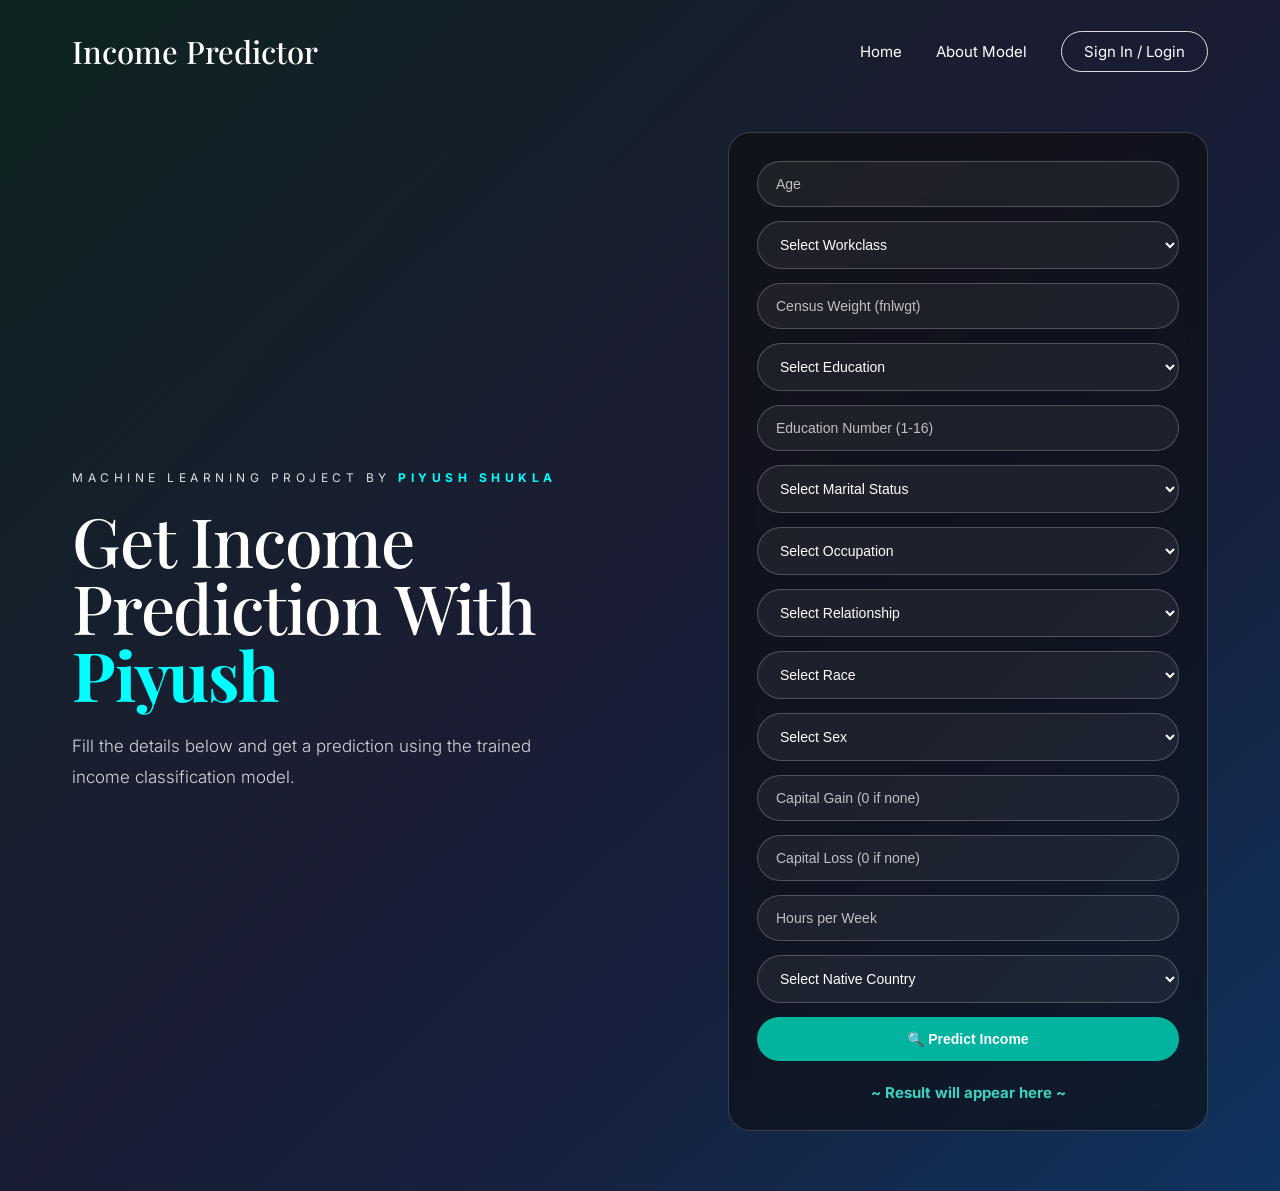
<file: templates/index.html>
<!DOCTYPE html>
<html lang="en">
<head>
  <meta charset="UTF-8" />
  <meta name="viewport" content="width=device-width, initial-scale=1.0" />
  <title>Predict With Piyush</title>
  <link rel="preconnect" href="https://fonts.googleapis.com">
  <link rel="preconnect" href="https://fonts.gstatic.com" crossorigin>
  <link href="https://fonts.googleapis.com/css2?family=Playfair+Display:wght@400;500;600;700&family=Inter:wght@300;400;500;600&display=swap" rel="stylesheet">
  <link rel="stylesheet" href="/static/style.css">
</head>
<body>
  <section class="predict-page">
    <header class="navbar">
      <div class="logo">Income Predictor</div>
      <nav class="nav-links">
        <a href="/">Home</a>
        <a href="/about">About Model</a>
        <a href="#" class="login-btn">Sign In / Login</a>
      </nav>
    </header>

    <div class="predict-wrapper">
      <div class="predict-left">
        <p class="subheading">Machine Learning Project By <b style="color: aqua;">Piyush Shukla</b></p>
        <h1>Get Income Prediction With <b style="color: aqua;">Piyush</b></h1>
        <p class="description">
          Fill the details below and get a prediction using the trained income classification model.
        </p>
      </div>

      <div class="predict-right">
        <form id="predictForm" class="predict-form">
          <input type="number" id="age" placeholder="Age" required>

          <select id="workclass" required>
            <option value="">Select Workclass</option>
            <option value="Private">Private</option>
            <option value="Self-emp-not-inc">Self-emp-not-inc</option>
            <option value="Self-emp-inc">Self-emp-inc</option>
            <option value="Federal-gov">Federal-gov</option>
            <option value="State-gov">State-gov</option>
            <option value="Local-gov">Local-gov</option>
            <option value="Without-pay">Without-pay</option>
            <option value="Never-worked">Never-worked</option>
            <option value="?">Unknown (?)</option>
          </select>

          <input type="number" id="fnlwgt" placeholder="Census Weight (fnlwgt)" required>

          <select id="education" required>
            <option value="">Select Education</option>
            <option value="Bachelors">Bachelors</option>
            <option value="Some-college">Some-college</option>
            <option value="11th">11th</option>
            <option value="HS-grad">HS-grad</option>
            <option value="Prof-school">Prof-school</option>
            <option value="Assoc-acdm">Assoc-acdm</option>
            <option value="Assoc-voc">Assoc-voc</option>
            <option value="9th">9th</option>
            <option value="7th-8th">7th-8th</option>
            <option value="12th">12th</option>
            <option value="Masters">Masters</option>
            <option value="1st-4th">1st-4th</option>
            <option value="10th">10th</option>
            <option value="Doctorate">Doctorate</option>
            <option value="5th-6th">5th-6th</option>
            <option value="Preschool">Preschool</option>
          </select>

          <input type="number" id="education_num" placeholder="Education Number (1-16)" min="1" max="16" required>

          <select id="marital_status" required>
            <option value="">Select Marital Status</option>
            <option value="Married-civ-spouse">Married-civ-spouse</option>
            <option value="Divorced">Divorced</option>
            <option value="Never-married">Never-married</option>
            <option value="Separated">Separated</option>
            <option value="Widowed">Widowed</option>
            <option value="Married-spouse-absent">Married-spouse-absent</option>
            <option value="Married-AF-spouse">Married-AF-spouse</option>
          </select>

          <select id="occupation" required>
            <option value="">Select Occupation</option>
            <option value="Tech-support">Tech-support</option>
            <option value="Craft-repair">Craft-repair</option>
            <option value="Other-service">Other-service</option>
            <option value="Sales">Sales</option>
            <option value="Exec-managerial">Exec-managerial</option>
            <option value="Prof-specialty">Prof-specialty</option>
            <option value="Handlers-cleaners">Handlers-cleaners</option>
            <option value="Machine-op-inspct">Machine-op-inspct</option>
            <option value="Adm-clerical">Adm-clerical</option>
            <option value="Farming-fishing">Farming-fishing</option>
            <option value="Transport-moving">Transport-moving</option>
            <option value="Priv-house-serv">Priv-house-serv</option>
            <option value="Protective-serv">Protective-serv</option>
            <option value="Armed-Forces">Armed-Forces</option>
            <option value="?">Unknown (?)</option>
          </select>

          <select id="relationship" required>
            <option value="">Select Relationship</option>
            <option value="Wife">Wife</option>
            <option value="Own-child">Own-child</option>
            <option value="Husband">Husband</option>
            <option value="Not-in-family">Not-in-family</option>
            <option value="Other-relative">Other-relative</option>
            <option value="Unmarried">Unmarried</option>
          </select>

          <select id="race" required>
            <option value="">Select Race</option>
            <option value="White">White</option>
            <option value="Asian-Pac-Islander">Asian-Pac-Islander</option>
            <option value="Amer-Indian-Eskimo">Amer-Indian-Eskimo</option>
            <option value="Other">Other</option>
            <option value="Black">Black</option>
          </select>

          <select id="sex" required>
            <option value="">Select Sex</option>
            <option value="Male">Male</option>
            <option value="Female">Female</option>
          </select>

          <input type="number" id="capital_gain" placeholder="Capital Gain (0 if none)" min="0" required>
          <input type="number" id="capital_loss" placeholder="Capital Loss (0 if none)" min="0" required>
          <input type="number" id="hours_per_week" placeholder="Hours per Week" min="1" max="99" required>

          <select id="native_country" required>
            <option value="">Select Native Country</option>
            <option value="United-States">United-States</option>
            <option value="Cambodia">Cambodia</option>
            <option value="England">England</option>
            <option value="Puerto-Rico">Puerto-Rico</option>
            <option value="Canada">Canada</option>
            <option value="Germany">Germany</option>
            <option value="Outlying-US(Guam-USVI-etc)">Outlying-US</option>
            <option value="India">India</option>
            <option value="Japan">Japan</option>
            <option value="Greece">Greece</option>
            <option value="South">South</option>
            <option value="China">China</option>
            <option value="Cuba">Cuba</option>
            <option value="Iran">Iran</option>
            <option value="Honduras">Honduras</option>
            <option value="Philippines">Philippines</option>
            <option value="Italy">Italy</option>
            <option value="Poland">Poland</option>
            <option value="Jamaica">Jamaica</option>
            <option value="Vietnam">Vietnam</option>
            <option value="Mexico">Mexico</option>
            <option value="Portugal">Portugal</option>
            <option value="Ireland">Ireland</option>
            <option value="France">France</option>
            <option value="Dominican-Republic">Dominican-Republic</option>
            <option value="Laos">Laos</option>
            <option value="Ecuador">Ecuador</option>
            <option value="Taiwan">Taiwan</option>
            <option value="Haiti">Haiti</option>
            <option value="Columbia">Columbia</option>
            <option value="Hungary">Hungary</option>
            <option value="Guatemala">Guatemala</option>
            <option value="Nicaragua">Nicaragua</option>
            <option value="Scotland">Scotland</option>
            <option value="Thailand">Thailand</option>
            <option value="Yugoslavia">Yugoslavia</option>
            <option value="El-Salvador">El-Salvador</option>
            <option value="Trinadad&Tobago">Trinadad&amp;Tobago</option>
            <option value="Peru">Peru</option>
            <option value="Hong">Hong</option>
            <option value="Holand-Netherlands">Holand-Netherlands</option>
            <option value="?">Unknown (?)</option>
          </select>

          <button type="submit">🔍 Predict Income</button>
          <p id="result"><b style="color: rgb(61, 209, 192);">~ Result will appear here ~</b></p>
        </form>
      </div>
    </div>
  </section>
  <script src="/static/script.js"></script>
</body>
</html>
</file>
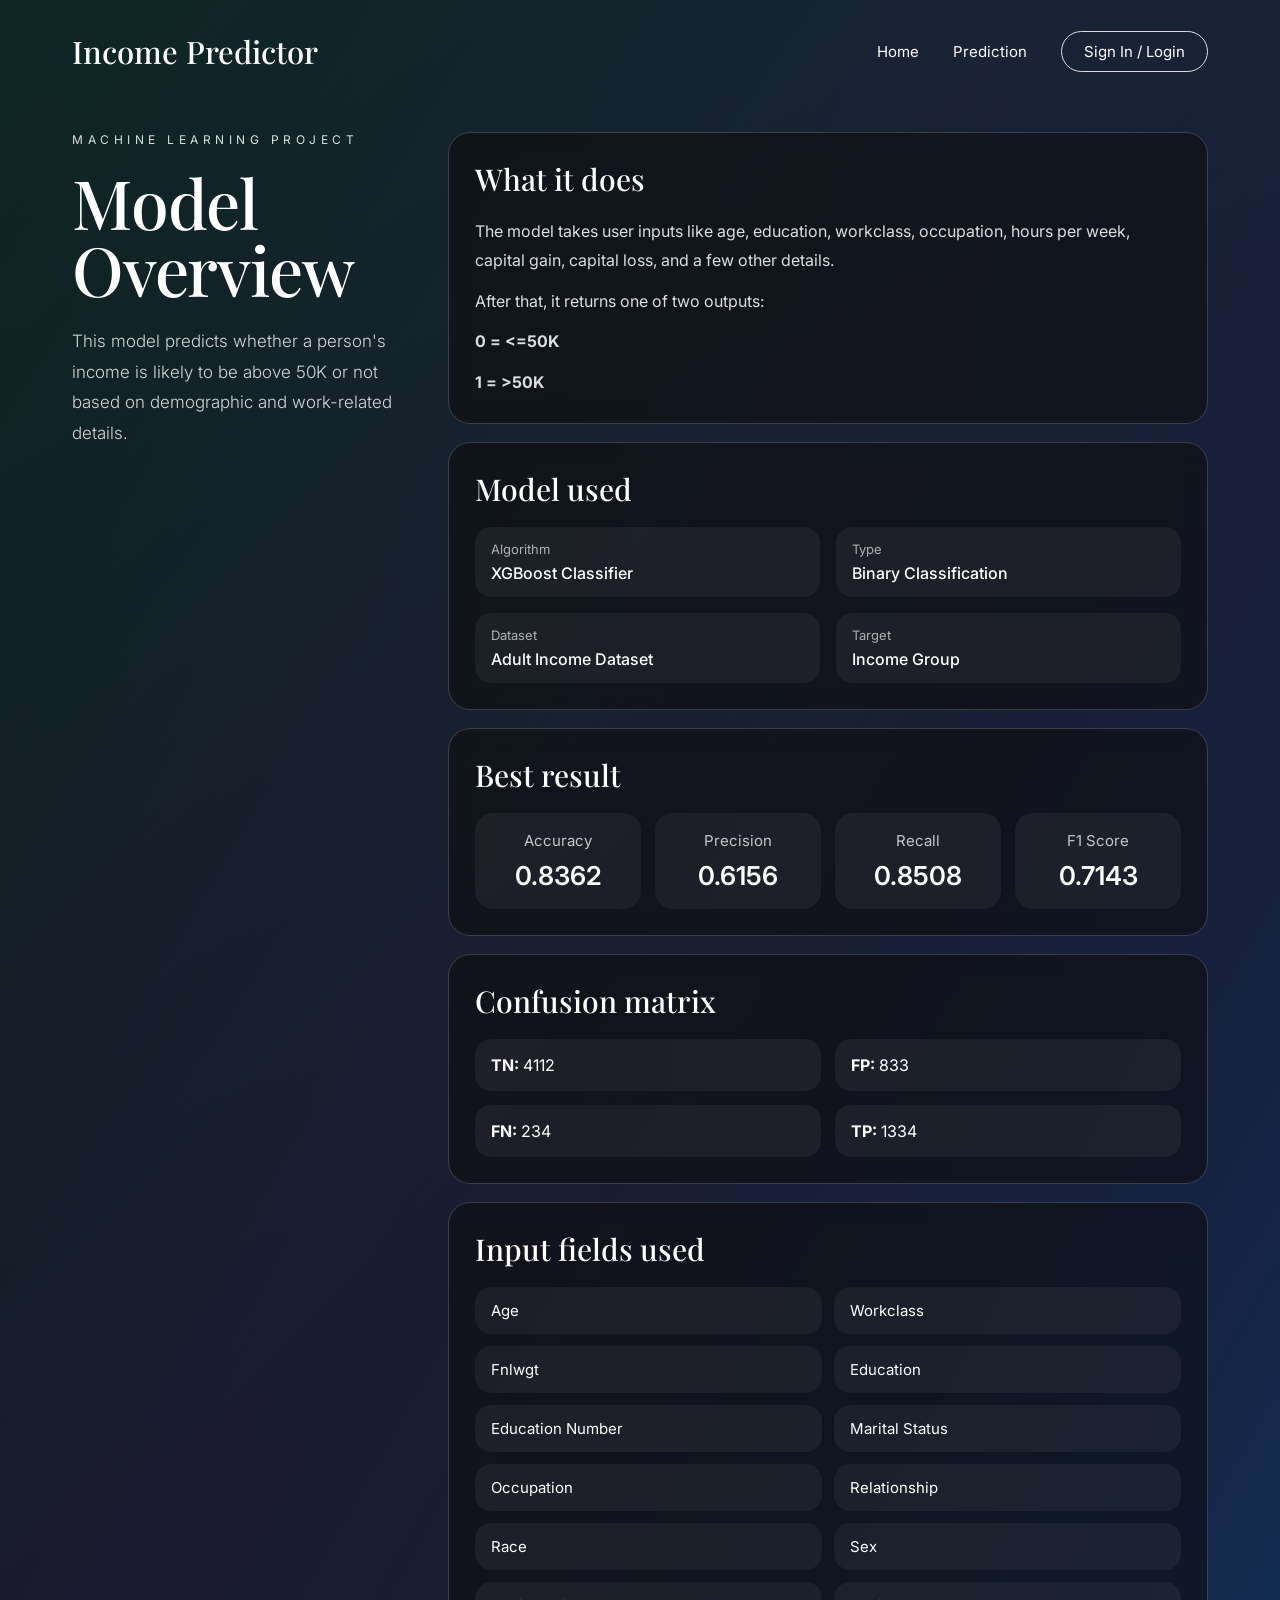
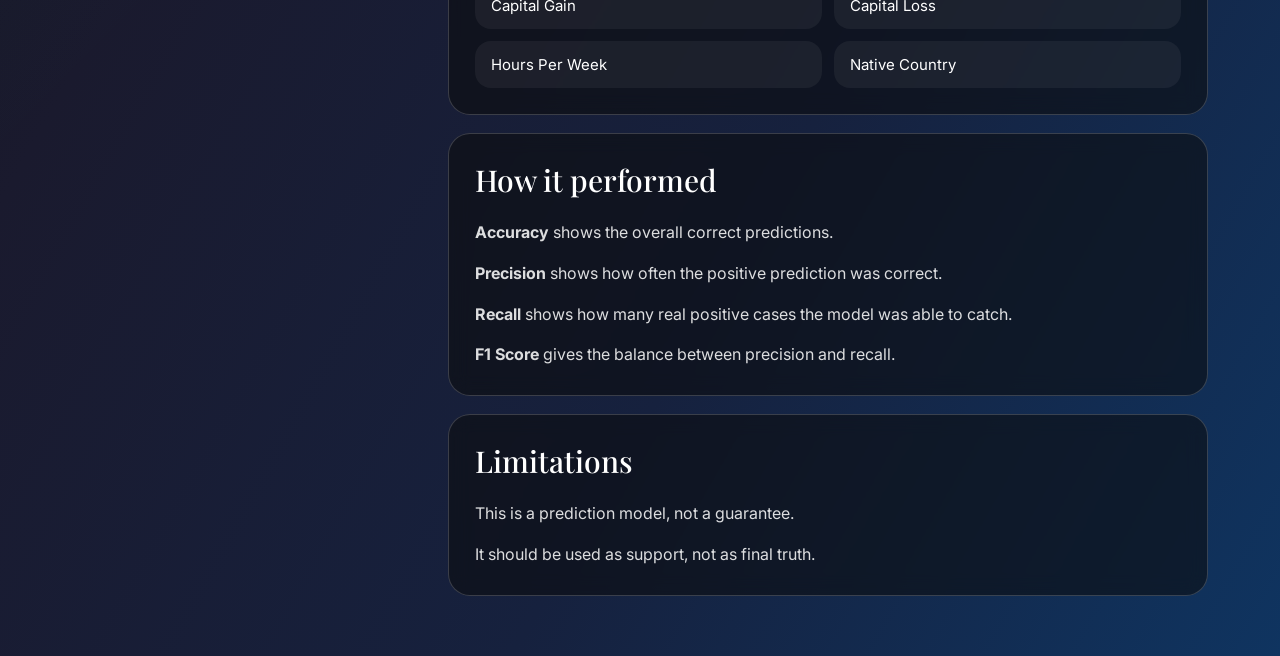
<file: templates/about.html>
<!DOCTYPE html>
<html lang="en">
<head>
  <meta charset="UTF-8" />
  <meta name="viewport" content="width=device-width, initial-scale=1.0" />
  <title>About Model — Income Predictor</title>
  <link rel="preconnect" href="https://fonts.googleapis.com">
  <link rel="preconnect" href="https://fonts.gstatic.com" crossorigin>
  <link href="https://fonts.googleapis.com/css2?family=Playfair+Display:wght@400;500;600;700&family=Inter:wght@300;400;500;600&display=swap" rel="stylesheet">
  <link rel="stylesheet" href="/static/about.css">
</head>
<body>
  <section class="about-page">
    <header class="navbar">
      <div class="logo">Income Predictor</div>
      <nav class="nav-links">
        <a href="/">Home</a>
        <a href="/predict-page">Prediction</a>
        <a href="#" class="login-btn">Sign In / Login</a>
      </nav>
    </header>

    <div class="about-wrapper">
      <div class="about-left">
        <p class="subheading">Machine Learning Project</p>
        <h1>Model Overview</h1>
        <p class="description">
          This model predicts whether a person's income is likely to be above 50K or not based on demographic and work-related details.
        </p>
      </div>

      <div class="about-right">
        <div class="info-card">
          <h2>What it does</h2>
          <div class="text-block">
            <p>
              The model takes user inputs like age, education, workclass, occupation, hours per week,
              capital gain, capital loss, and a few other details.
            </p>
            <p>After that, it returns one of two outputs:</p>
            <p><strong>0 = &lt;=50K</strong></p>
            <p><strong>1 = &gt;50K</strong></p>
          </div>
        </div>

        <div class="info-card">
          <h2>Model used</h2>
          <div class="info-grid">
            <div class="info-item">
              <span class="label">Algorithm</span>
              <span class="value">XGBoost Classifier</span>
            </div>
            <div class="info-item">
              <span class="label">Type</span>
              <span class="value">Binary Classification</span>
            </div>
            <div class="info-item">
              <span class="label">Dataset</span>
              <span class="value">Adult Income Dataset</span>
            </div>
            <div class="info-item">
              <span class="label">Target</span>
              <span class="value">Income Group</span>
            </div>
          </div>
        </div>

        <div class="info-card">
          <h2>Best result</h2>
          <div class="metrics-grid">
            <div class="metric-box">
              <h3>Accuracy</h3>
              <p>0.8362</p>
            </div>
            <div class="metric-box">
              <h3>Precision</h3>
              <p>0.6156</p>
            </div>
            <div class="metric-box">
              <h3>Recall</h3>
              <p>0.8508</p>
            </div>
            <div class="metric-box">
              <h3>F1 Score</h3>
              <p>0.7143</p>
            </div>
          </div>
        </div>

        <div class="info-card">
          <h2>Confusion matrix</h2>
          <div class="matrix-box">
            <p><strong>TN:</strong> 4112</p>
            <p><strong>FP:</strong> 833</p>
            <p><strong>FN:</strong> 234</p>
            <p><strong>TP:</strong> 1334</p>
          </div>
        </div>

        <div class="info-card">
          <h2>Input fields used</h2>
          <ul class="feature-list">
            <li>Age</li>
            <li>Workclass</li>
            <li>Fnlwgt</li>
            <li>Education</li>
            <li>Education Number</li>
            <li>Marital Status</li>
            <li>Occupation</li>
            <li>Relationship</li>
            <li>Race</li>
            <li>Sex</li>
            <li>Capital Gain</li>
            <li>Capital Loss</li>
            <li>Hours Per Week</li>
            <li>Native Country</li>
          </ul>
        </div>

        <div class="info-card">
          <h2>How it performed</h2>
          <div class="text-block">
            <p><strong>Accuracy</strong> shows the overall correct predictions.</p>
            <p><strong>Precision</strong> shows how often the positive prediction was correct.</p>
            <p><strong>Recall</strong> shows how many real positive cases the model was able to catch.</p>
            <p><strong>F1 Score</strong> gives the balance between precision and recall.</p>
          </div>
        </div>

        <div class="info-card">
          <h2>Limitations</h2>
          <div class="text-block">
            <p>This is a prediction model, not a guarantee.</p>
            <p>It should be used as support, not as final truth.</p>
          </div>
        </div>
      </div>
    </div>
  </section>
</body>
</html>
</file>
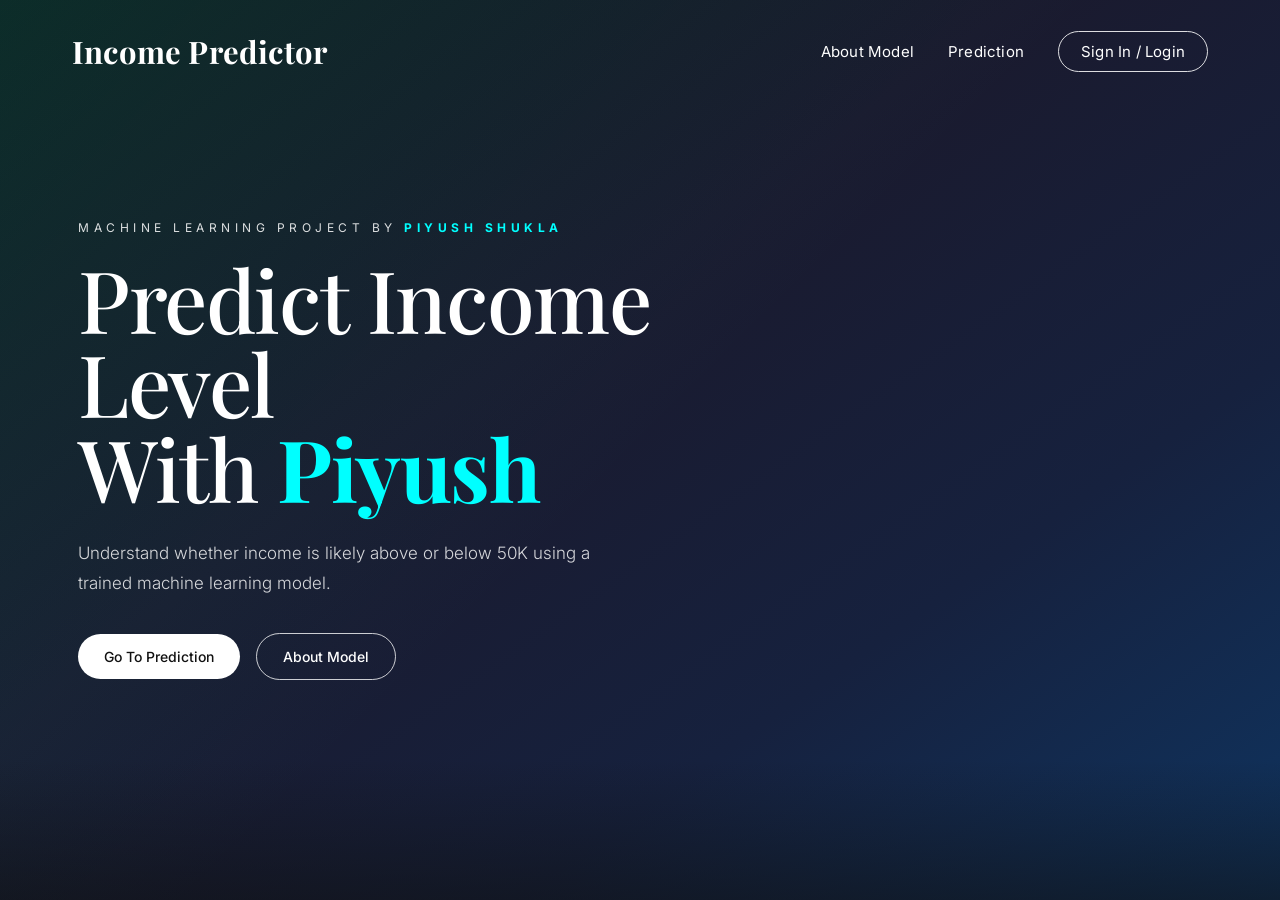
<file: templates/home.html>
<!DOCTYPE html>
<html lang="en">
<head>
  <meta charset="UTF-8" />
  <meta name="viewport" content="width=device-width, initial-scale=1.0" />
  <title>Income Predictor</title>
  <link rel="preconnect" href="https://fonts.googleapis.com">
  <link rel="preconnect" href="https://fonts.gstatic.com" crossorigin>
  <link href="https://fonts.googleapis.com/css2?family=Playfair+Display:wght@400;500;600;700&family=Inter:wght@300;400;500;600&display=swap" rel="stylesheet">
  <link rel="stylesheet" href="/static/style2.css" />
</head>
<body>
  <section class="hero">
    <header class="navbar">
      <div class="logo"><b>Income Predictor</b></div>
      <nav class="nav-links">
        <a href="/about">About Model</a>
        <a href="/predict-page">Prediction</a>
        <a href="#" class="login-btn">Sign In / Login</a>
      </nav>
    </header>

    <div class="hero-content">
      <p class="subheading">Machine Learning Project By <b style="color: aqua;">Piyush Shukla</b></p>
      <h1>Predict Income Level<br>With <b style="color: aqua;">Piyush</b></h1>
      <p class="description">
        Understand whether income is likely above or below 50K using a trained machine learning model.
      </p>
      <div class="hero-buttons">
        <a href="/predict-page" class="btn btn-light">Go To Prediction</a>
        <a href="/about" class="btn btn-outline">About Model</a>
      </div>
    </div>

    <div class="hero-fade"></div>
  </section>
</body>
</html>
</file>
<file: static/style.css>
* {
  margin: 0;
  padding: 0;
  box-sizing: border-box;
}

body {
  background: #0f0f0f;
  color: #ffffff;
  font-family: "Inter", sans-serif;
}

.predict-page {
  min-height: 100vh;
  background:
    linear-gradient(135deg, rgba(0,180,160,0.12) 0%, rgba(15,15,15,0.0) 50%),
    linear-gradient(to bottom right, #0f0f0f 0%, #1a1a2e 40%, #16213e 70%, #0f3460 100%);
}

.navbar {
  width: 100%;
  padding: 30px 72px;
  display: flex;
  align-items: center;
  justify-content: space-between;
}

.logo {
  font-family: "Playfair Display", serif;
  font-size: 31px;
  font-weight: 500;
  color: #ffffff;
}

.nav-links {
  display: flex;
  align-items: center;
  gap: 34px;
}

.nav-links a {
  text-decoration: none;
  color: #ffffff;
  font-size: 15px;
  font-weight: 400;
}

.login-btn {
  border: 1px solid rgba(255, 255, 255, 0.85);
  padding: 10px 22px;
  border-radius: 999px;
  background: transparent;
}

.predict-wrapper {
  min-height: calc(100vh - 100px);
  display: flex;
  align-items: center;
  justify-content: space-between;
  gap: 40px;
  padding: 30px 72px 60px;
}

.predict-left {
  max-width: 520px;
}

.subheading {
  font-size: 12px;
  font-weight: 400;
  letter-spacing: 4.5px;
  text-transform: uppercase;
  color: rgba(255, 255, 255, 0.85);
  margin-bottom: 22px;
}

.predict-left h1 {
  font-family: "Playfair Display", serif;
  font-size: 68px;
  line-height: 0.98;
  font-weight: 500;
  letter-spacing: -1.2px;
  margin-bottom: 24px;
}

.description {
  max-width: 480px;
  font-size: 17px;
  line-height: 1.8;
  font-weight: 300;
  color: rgba(255, 255, 255, 0.82);
}

.predict-right {
  width: 100%;
  max-width: 480px;
}

.predict-form {
  width: 100%;
  padding: 28px;
  border: 1px solid rgba(255, 255, 255, 0.18);
  border-radius: 22px;
  backdrop-filter: blur(10px);
  background: rgba(12, 12, 12, 0.55);
  display: flex;
  flex-direction: column;
  gap: 14px;
}

.predict-form input,
.predict-form select,
.predict-form button {
  width: 100%;
  border-radius: 999px;
  border: 1px solid rgba(255, 255, 255, 0.22);
  background: rgba(255, 255, 255, 0.06);
  color: #ffffff;
  padding: 14px 18px;
  font-size: 14px;
  outline: none;
}

.predict-form input::placeholder {
  color: rgba(255, 255, 255, 0.72);
}

.predict-form select option {
  color: #000000;
  background: #1a1a2e;
}

.predict-form button {
  background: #00b4a0;
  color: #ffffff;
  font-weight: 600;
  cursor: pointer;
  transition: 0.25s ease;
  border: none;
}

.predict-form button:hover {
  background: #00d4bc;
}

#result {
  text-align: center;
  margin-top: 8px;
  font-size: 15px;
  color: #ffffff;
}

@media (max-width: 1100px) {
  .predict-wrapper {
    flex-direction: column;
    justify-content: center;
    text-align: center;
  }

  .predict-left {
    max-width: 700px;
  }

  .description {
    max-width: 700px;
  }
}

@media (max-width: 768px) {
  .navbar {
    padding: 24px 24px;
    flex-direction: column;
    gap: 18px;
  }

  .nav-links {
    gap: 18px;
    flex-wrap: wrap;
    justify-content: center;
  }

  .predict-wrapper {
    padding: 20px 24px 40px;
  }

  .predict-left h1 {
    font-size: 48px;
  }
}

@media (max-width: 540px) {
  .logo {
    font-size: 24px;
  }

  .nav-links a {
    font-size: 14px;
  }

  .predict-left h1 {
    font-size: 36px;
  }

  .description {
    font-size: 15px;
  }

  .predict-form {
    padding: 20px 16px;
  }
}
</file>
<file: static/about.css>
* {
  margin: 0;
  padding: 0;
  box-sizing: border-box;
}

body {
  background: #0f0f0f;
  color: #ffffff;
  font-family: "Inter", sans-serif;
}

.about-page {
  min-height: 100vh;
  background:
    linear-gradient(135deg, rgba(0,180,160,0.14) 0%, rgba(15,15,15,0.0) 50%),
    linear-gradient(to bottom right, #0f0f0f 0%, #1a1a2e 40%, #16213e 70%, #0f3460 100%);
}

.navbar {
  width: 100%;
  padding: 30px 72px;
  display: flex;
  align-items: center;
  justify-content: space-between;
}

.logo {
  font-family: "Playfair Display", serif;
  font-size: 31px;
  font-weight: 500;
  color: #ffffff;
}

.nav-links {
  display: flex;
  align-items: center;
  gap: 34px;
}

.nav-links a {
  text-decoration: none;
  color: #ffffff;
  font-size: 15px;
  font-weight: 400;
}

.login-btn {
  border: 1px solid rgba(255, 255, 255, 0.85);
  padding: 10px 22px;
  border-radius: 999px;
  background: transparent;
}

.about-wrapper {
  display: flex;
  justify-content: space-between;
  align-items: flex-start;
  gap: 40px;
  padding: 30px 72px 60px;
}

.about-left {
  max-width: 420px;
  position: sticky;
  top: 30px;
}

.subheading {
  font-size: 12px;
  font-weight: 400;
  letter-spacing: 4.5px;
  text-transform: uppercase;
  color: rgba(255, 255, 255, 0.85);
  margin-bottom: 22px;
}

.about-left h1 {
  font-family: "Playfair Display", serif;
  font-size: 68px;
  line-height: 0.98;
  font-weight: 500;
  letter-spacing: -1.2px;
  margin-bottom: 24px;
}

.description {
  max-width: 400px;
  font-size: 17px;
  line-height: 1.8;
  font-weight: 300;
  color: rgba(255, 255, 255, 0.82);
}

.about-right {
  width: 100%;
  max-width: 760px;
  display: flex;
  flex-direction: column;
  gap: 18px;
}

.info-card {
  width: 100%;
  padding: 26px;
  border: 1px solid rgba(255, 255, 255, 0.18);
  border-radius: 22px;
  backdrop-filter: blur(10px);
  background: rgba(12, 12, 12, 0.55);
}

.info-card h2 {
  font-family: "Playfair Display", serif;
  font-size: 30px;
  font-weight: 500;
  margin-bottom: 18px;
}

.info-grid {
  display: grid;
  grid-template-columns: repeat(2, 1fr);
  gap: 16px;
}

.info-item {
  display: flex;
  flex-direction: column;
  gap: 6px;
  padding: 14px 16px;
  border-radius: 16px;
  background: rgba(255, 255, 255, 0.05);
}

.label {
  font-size: 13px;
  color: rgba(255, 255, 255, 0.65);
}

.value {
  font-size: 16px;
  color: #ffffff;
  font-weight: 500;
}

.metrics-grid {
  display: grid;
  grid-template-columns: repeat(4, 1fr);
  gap: 14px;
}

.metric-box {
  padding: 18px 14px;
  border-radius: 18px;
  text-align: center;
  background: rgba(255, 255, 255, 0.05);
}

.metric-box h3 {
  font-size: 15px;
  font-weight: 400;
  margin-bottom: 10px;
  color: rgba(255, 255, 255, 0.75);
}

.metric-box p {
  font-size: 26px;
  font-weight: 600;
}

.matrix-box {
  display: grid;
  grid-template-columns: repeat(2, 1fr);
  gap: 14px;
}

.matrix-box p {
  padding: 16px;
  border-radius: 16px;
  background: rgba(255, 255, 255, 0.05);
  font-size: 16px;
}

.feature-list {
  display: grid;
  grid-template-columns: repeat(2, 1fr);
  gap: 12px;
  list-style: none;
}

.feature-list li {
  padding: 14px 16px;
  border-radius: 16px;
  background: rgba(255, 255, 255, 0.05);
  font-size: 15px;
}

.text-block {
  display: flex;
  flex-direction: column;
  gap: 12px;
}

.text-block p {
  font-size: 16px;
  line-height: 1.8;
  color: rgba(255, 255, 255, 0.86);
}

@media (max-width: 1100px) {
  .about-wrapper {
    flex-direction: column;
  }

  .about-left {
    max-width: 100%;
    position: static;
  }

  .description {
    max-width: 100%;
  }
}

@media (max-width: 768px) {
  .navbar {
    padding: 24px 24px;
    flex-direction: column;
    gap: 18px;
  }

  .nav-links {
    gap: 18px;
    flex-wrap: wrap;
    justify-content: center;
  }

  .about-wrapper {
    padding: 20px 24px 40px;
  }

  .about-left h1 {
    font-size: 48px;
  }

  .info-grid,
  .metrics-grid,
  .matrix-box,
  .feature-list {
    grid-template-columns: 1fr;
  }
}

@media (max-width: 540px) {
  .logo {
    font-size: 24px;
  }

  .nav-links a {
    font-size: 14px;
  }

  .about-left h1 {
    font-size: 36px;
  }

  .description,
  .text-block p {
    font-size: 15px;
  }

  .info-card {
    padding: 20px;
  }

  .info-card h2 {
    font-size: 24px;
  }
}
</file>
<file: static/style2.css>
* {
  margin: 0;
  padding: 0;
  box-sizing: border-box;
}

body {
  background: #0f0f0f;
  color: #ffffff;
  font-family: "Inter", sans-serif;
}

.hero {
  min-height: 100vh;
  position: relative;
  background:
    linear-gradient(135deg, rgba(0,180,160,0.18) 0%, rgba(15,15,15,0.0) 50%),
    linear-gradient(to bottom right, #0f0f0f 0%, #1a1a2e 40%, #16213e 70%, #0f3460 100%);
}

.navbar {
  width: 100%;
  padding: 30px 72px;
  display: flex;
  align-items: center;
  justify-content: space-between;
  position: absolute;
  top: 0;
  left: 0;
  z-index: 10;
}

.logo {
  font-family: "Playfair Display", serif;
  font-size: 31px;
  font-weight: 500;
  color: #ffffff;
  letter-spacing: 0.2px;
}

.nav-links {
  display: flex;
  align-items: center;
  gap: 34px;
}

.nav-links a {
  text-decoration: none;
  color: #ffffff;
  font-size: 15px;
  font-weight: 400;
  letter-spacing: 0.2px;
}

.login-btn {
  border: 1px solid rgba(255, 255, 255, 0.85);
  padding: 10px 22px;
  border-radius: 999px;
  background: transparent;
}

.hero-content {
  min-height: 100vh;
  display: flex;
  flex-direction: column;
  justify-content: center;
  padding-left: 78px;
  max-width: 760px;
  position: relative;
  z-index: 2;
}

.subheading {
  font-size: 12px;
  font-weight: 400;
  letter-spacing: 4.5px;
  text-transform: uppercase;
  color: rgba(255, 255, 255, 0.85);
  margin-bottom: 22px;
}

.hero-content h1 {
  font-family: "Playfair Display", serif;
  font-size: 86px;
  line-height: 0.98;
  font-weight: 500;
  letter-spacing: -1.4px;
  color: #ffffff;
  margin-bottom: 28px;
}

.description {
  max-width: 540px;
  font-size: 17px;
  line-height: 1.8;
  font-weight: 300;
  color: rgba(255, 255, 255, 0.82);
  margin-bottom: 34px;
}

.hero-buttons {
  display: flex;
  align-items: center;
  gap: 16px;
}

.btn {
  text-decoration: none;
  padding: 14px 26px;
  border-radius: 999px;
  font-size: 14px;
  font-weight: 500;
  transition: all 0.25s ease;
}

.btn-light {
  background: #ffffff;
  color: #111111;
}

.btn-outline {
  border: 1px solid rgba(255, 255, 255, 0.78);
  color: #ffffff;
  background: transparent;
}

.hero-fade {
  position: absolute;
  bottom: 0;
  left: 0;
  width: 100%;
  height: 140px;
  background: linear-gradient(to top, rgba(15, 15, 15, 0.55), transparent);
}

@media (max-width: 992px) {
  .navbar {
    padding: 24px 28px;
    flex-direction: column;
    gap: 18px;
  }

  .nav-links {
    gap: 18px;
    flex-wrap: wrap;
    justify-content: center;
  }

  .hero-content {
    padding: 150px 28px 40px 28px;
    max-width: 100%;
    text-align: center;
    align-items: center;
  }

  .hero-content h1 {
    font-size: 58px;
    line-height: 1.02;
  }

  .description {
    max-width: 650px;
  }
}

@media (max-width: 576px) {
  .logo {
    font-size: 24px;
  }

  .nav-links a {
    font-size: 14px;
  }

  .login-btn {
    padding: 9px 16px;
  }

  .subheading {
    font-size: 11px;
    letter-spacing: 3px;
  }

  .hero-content h1 {
    font-size: 40px;
    letter-spacing: -0.8px;
  }

  .description {
    font-size: 15px;
    line-height: 1.7;
  }

  .hero-buttons {
    flex-direction: column;
    width: 100%;
    max-width: 260px;
  }

  .btn {
    width: 100%;
    text-align: center;
  }
}
</file>
